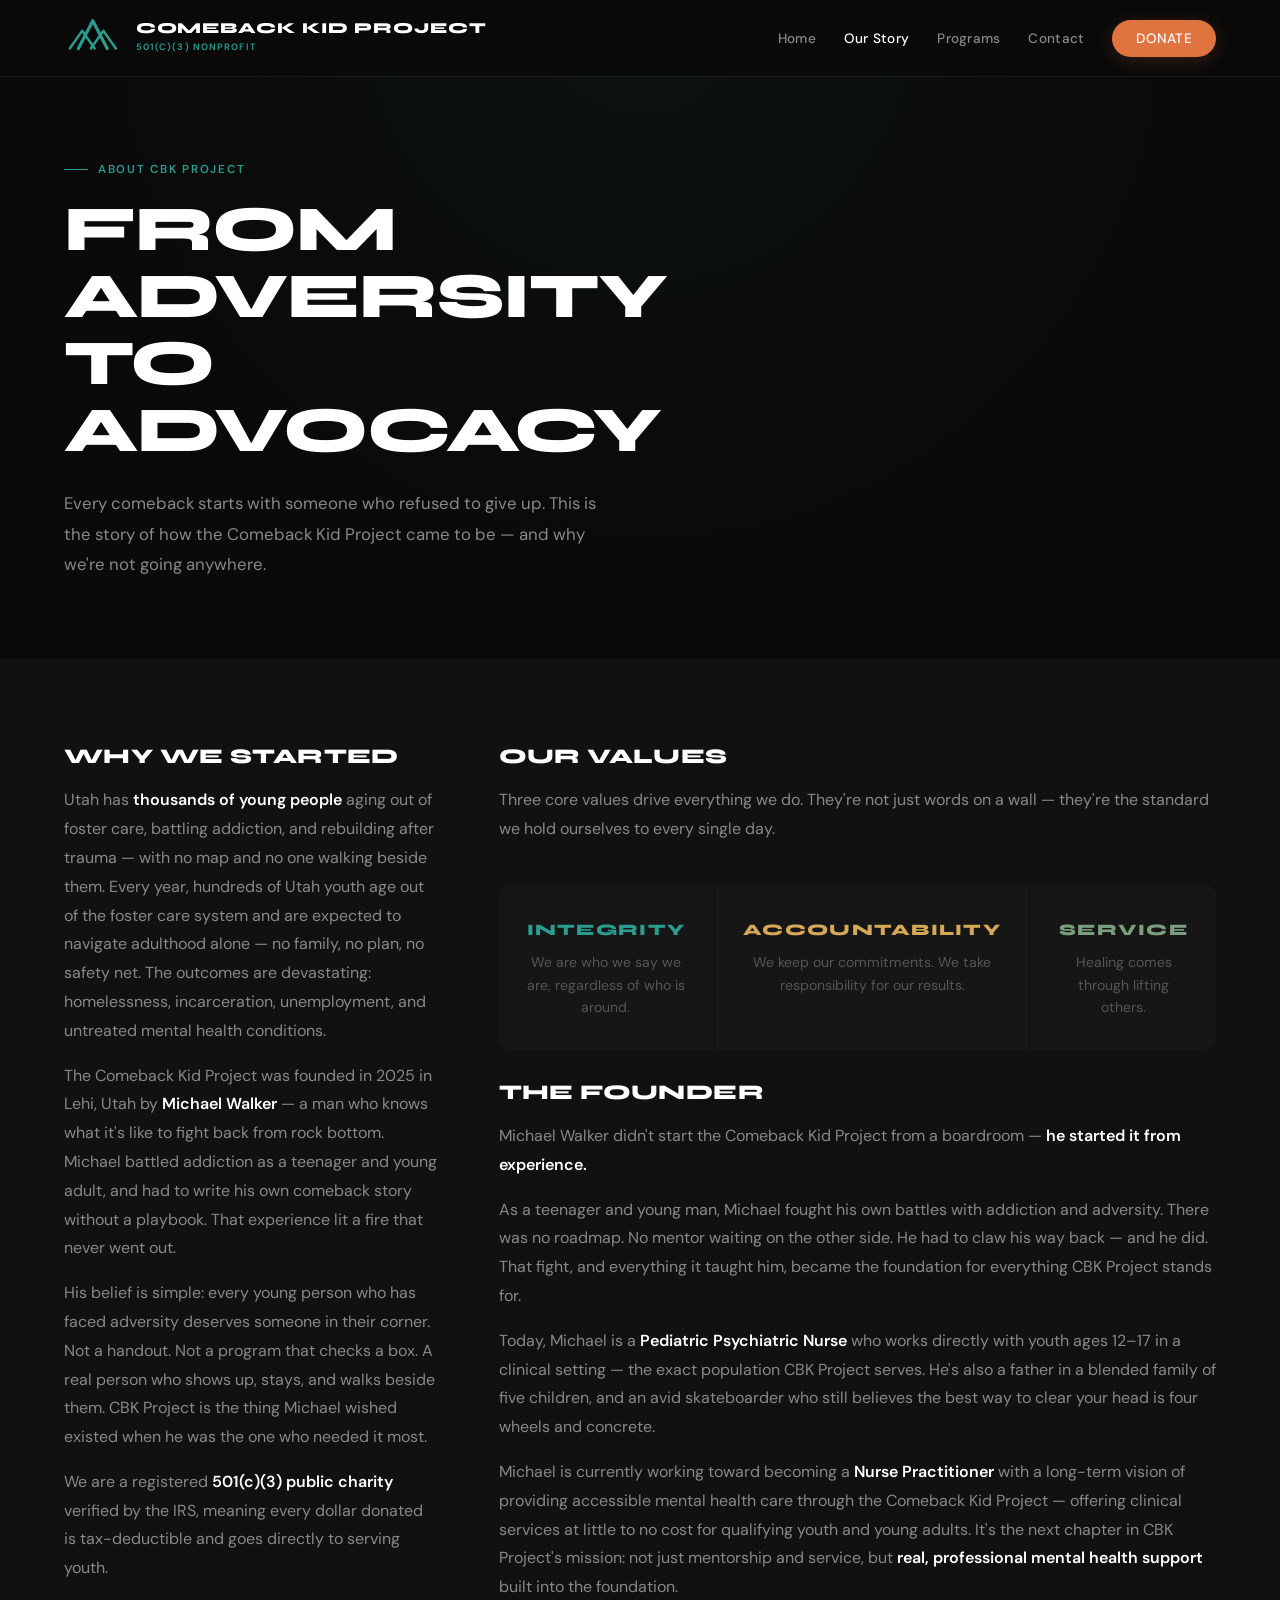
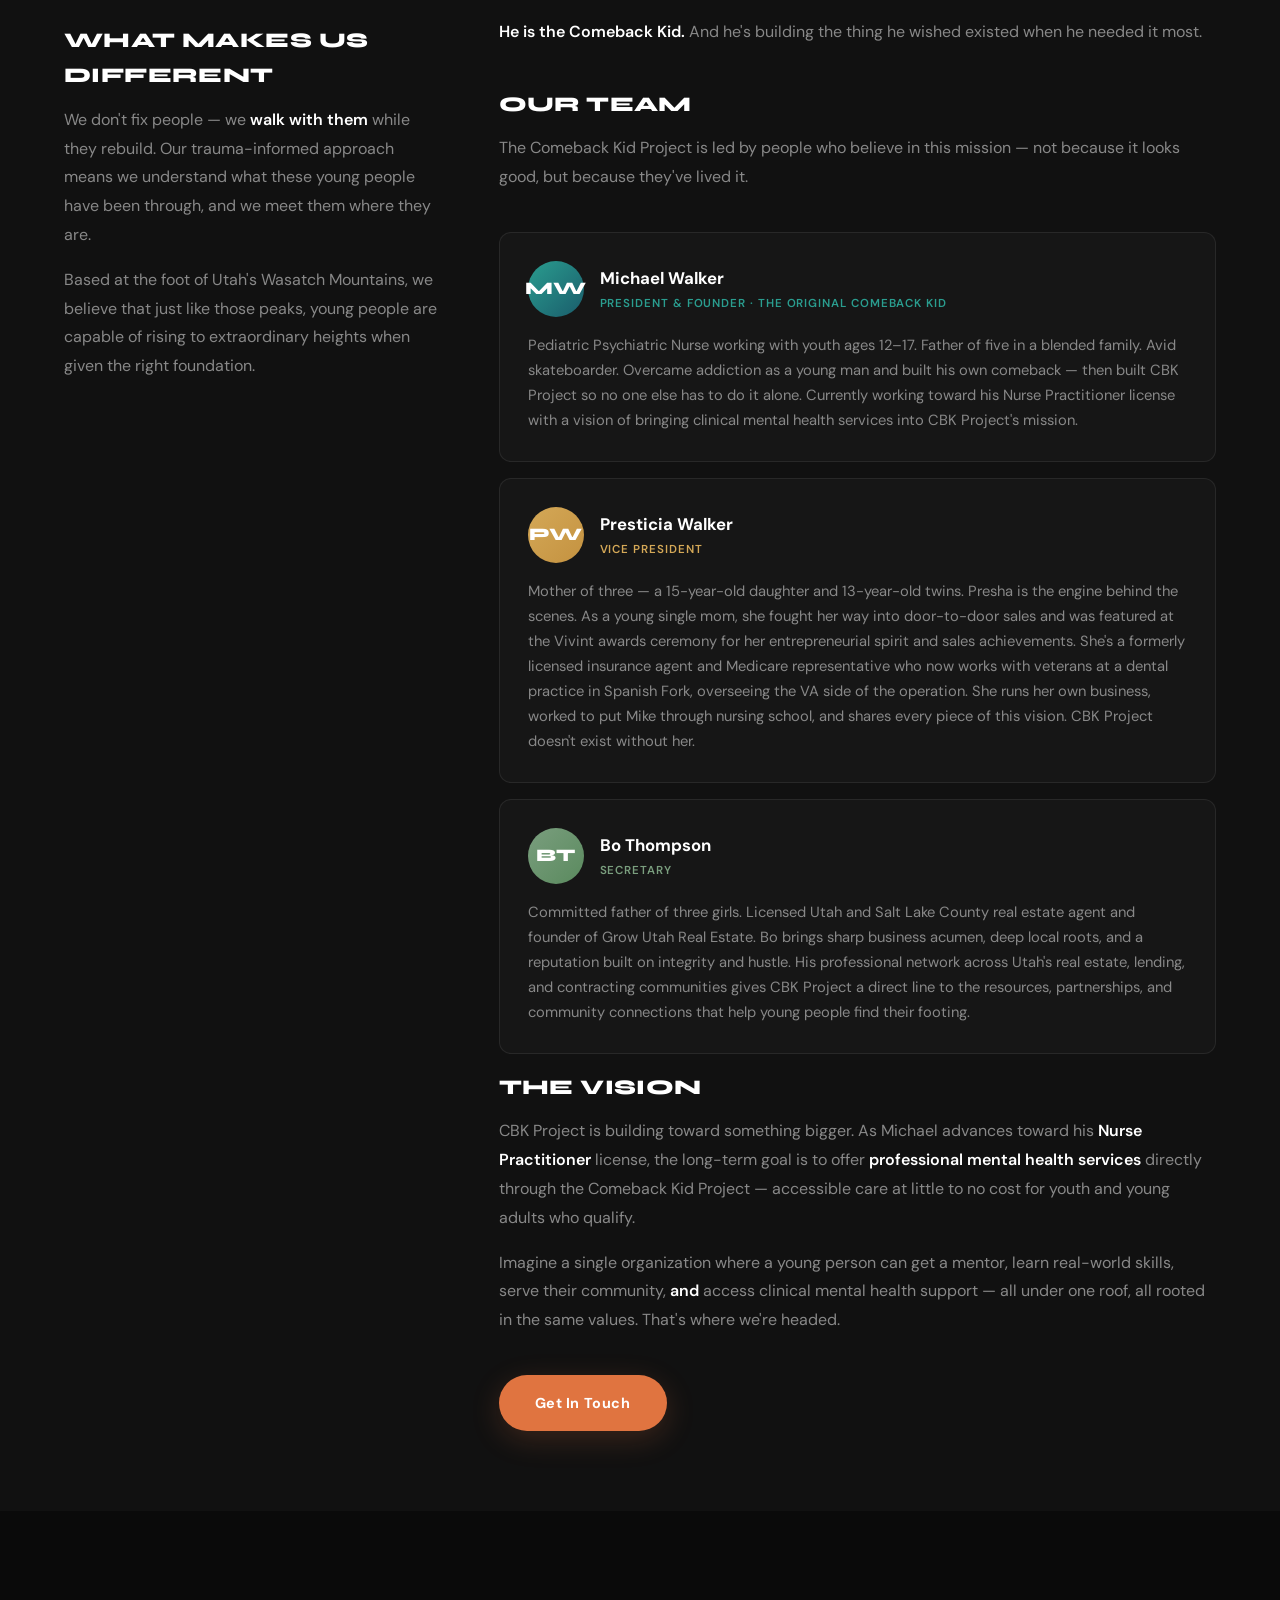
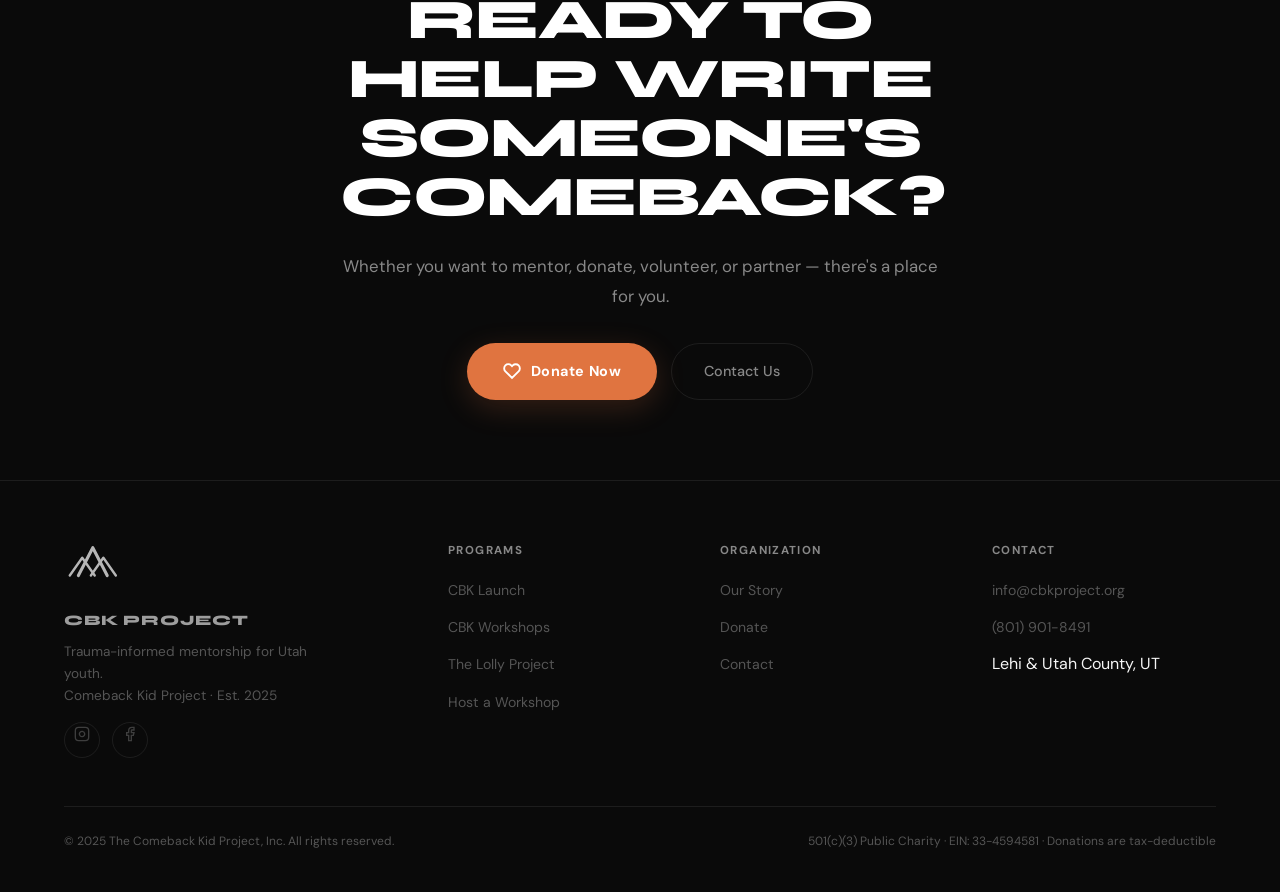
<file: pages/about.html>
<!DOCTYPE html>
<html lang="en">
<head>
<meta charset="UTF-8">
<meta name="viewport" content="width=device-width, initial-scale=1.0">
<title>Our Story — Comeback Kid Project</title>
<meta name="description" content="Learn why the Comeback Kid Project exists and how we're serving Utah youth through trauma-informed mentorship.">
<link rel="canonical" href="https://www.cbkproject.org/pages/about.html">
<link rel="stylesheet" href="../css/style.css">
</head>
<body>
<div class="scroll-progress" id="scrollProgress"></div>
<div class="mobile-overlay" id="mobileOverlay"></div>

<nav class="nav" id="nav"><div class="nav-inner">
  <a href="../index.html" class="nav-logo"><svg viewBox="0 0 120 100" fill="none"><polyline points="12,72 38,35 64,72" stroke="#2A9D8F" stroke-width="5" stroke-linejoin="round" stroke-linecap="round" fill="none"/><polyline points="30,72 60,14 90,72" stroke="#2A9D8F" stroke-width="6.5" stroke-linejoin="round" stroke-linecap="round" fill="none"/><polyline points="56,72 82,35 108,72" stroke="#2A9D8F" stroke-width="5" stroke-linejoin="round" stroke-linecap="round" fill="none"/></svg><div class="nav-logo-text"><div class="nav-logo-name">Comeback Kid Project</div><div class="nav-logo-badge">501(c)(3) Nonprofit</div></div></a>
  <ul class="nav-links" id="navLinks"><li><a href="../index.html">Home</a></li><li><a href="about.html" class="active">Our Story</a></li><li><a href="programs.html">Programs</a></li><li><a href="contact.html">Contact</a></li><li><a href="donate.html" class="nav-donate-btn">DONATE</a></li></ul>
  <button class="nav-toggle" id="navToggle" aria-label="Menu"><span></span><span></span><span></span></button>
</div></nav>

<!-- PAGE HEADER -->
<div class="page-header">
  <div class="container">
    <div class="page-header-inner" style="animation:fadeInUp 0.8s ease-out both">
      <div class="section-label">About CBK Project</div>
      <h1 class="section-title">FROM ADVERSITY<br>TO ADVOCACY</h1>
      <p class="section-desc">Every comeback starts with someone who refused to give up. This is the story of how the Comeback Kid Project came to be — and why we're not going anywhere.</p>
    </div>
  </div>
</div>

<!-- THE STORY -->
<section style="padding:80px 0;background:var(--bg-elevated)">
  <div class="container">
    <div class="content-grid reveal">
      <div>
        <div class="content-block">
          <h3>WHY WE STARTED</h3>
          <p>Utah has <strong>thousands of young people</strong> aging out of foster care, battling addiction, and rebuilding after trauma — with no map and no one walking beside them. Every year, hundreds of Utah youth age out of the foster care system and are expected to navigate adulthood alone — no family, no plan, no safety net. The outcomes are devastating: homelessness, incarceration, unemployment, and untreated mental health conditions.</p>
          <p>The Comeback Kid Project was founded in 2025 in Lehi, Utah by <strong>Michael Walker</strong> — a man who knows what it's like to fight back from rock bottom. Michael battled addiction as a teenager and young adult, and had to write his own comeback story without a playbook. That experience lit a fire that never went out.</p>
          <p>His belief is simple: every young person who has faced adversity deserves someone in their corner. Not a handout. Not a program that checks a box. A real person who shows up, stays, and walks beside them. CBK Project is the thing Michael wished existed when he was the one who needed it most.</p>
          <p>We are a registered <strong>501(c)(3) public charity</strong> verified by the IRS, meaning every dollar donated is tax-deductible and goes directly to serving youth.</p>
        </div>
        <div class="content-block">
          <h3>WHAT MAKES US DIFFERENT</h3>
          <p>We don't fix people — we <strong>walk with them</strong> while they rebuild. Our trauma-informed approach means we understand what these young people have been through, and we meet them where they are.</p>
          <p>Based at the foot of Utah's Wasatch Mountains, we believe that just like those peaks, young people are capable of rising to extraordinary heights when given the right foundation.</p>
        </div>
      </div>
      <div>
        <div class="content-block">
          <h3>OUR VALUES</h3>
          <p>Three core values drive everything we do. They're not just words on a wall — they're the standard we hold ourselves to every single day.</p>
        </div>
        <div class="value-strip" style="margin:24px 0">
          <div class="value-strip-item"><h4>Integrity</h4><p>We are who we say we are, regardless of who is around.</p></div>
          <div class="value-strip-item"><h4>Accountability</h4><p>We keep our commitments. We take responsibility for our results.</p></div>
          <div class="value-strip-item"><h4>Service</h4><p>Healing comes through lifting others.</p></div>
        </div>
        <div class="content-block">
          <h3>THE FOUNDER</h3>
          <p>Michael Walker didn't start the Comeback Kid Project from a boardroom — <strong>he started it from experience.</strong></p>
          <p>As a teenager and young man, Michael fought his own battles with addiction and adversity. There was no roadmap. No mentor waiting on the other side. He had to claw his way back — and he did. That fight, and everything it taught him, became the foundation for everything CBK Project stands for.</p>
          <p>Today, Michael is a <strong>Pediatric Psychiatric Nurse</strong> who works directly with youth ages 12–17 in a clinical setting — the exact population CBK Project serves. He's also a father in a blended family of five children, and an avid skateboarder who still believes the best way to clear your head is four wheels and concrete.</p>
          <p>Michael is currently working toward becoming a <strong>Nurse Practitioner</strong> with a long-term vision of providing accessible mental health care through the Comeback Kid Project — offering clinical services at little to no cost for qualifying youth and young adults. It's the next chapter in CBK Project's mission: not just mentorship and service, but <strong>real, professional mental health support</strong> built into the foundation.</p>
          <p><strong>He is the Comeback Kid.</strong> And he's building the thing he wished existed when he needed it most.</p>
        </div>
        <div class="content-block">
          <h3>OUR TEAM</h3>
          <p>The Comeback Kid Project is led by people who believe in this mission — not because it looks good, but because they've lived it.</p>
        </div>

        <!-- MICHAEL -->
        <div style="background:var(--bg-card);border:1px solid var(--border);border-radius:var(--radius);padding:28px;margin-bottom:16px">
          <div style="display:flex;align-items:center;gap:16px;margin-bottom:16px">
            <div style="width:56px;height:56px;border-radius:50%;background:linear-gradient(135deg,var(--teal),#1A5C6B);display:flex;align-items:center;justify-content:center;font-family:'Syne',sans-serif;font-weight:800;font-size:1.1rem;color:var(--white);flex-shrink:0">MW</div>
            <div>
              <h4 style="font-size:1.05rem;font-weight:700;color:var(--white);margin-bottom:2px">Michael Walker</h4>
              <div style="font-size:0.72rem;font-weight:600;letter-spacing:0.08em;text-transform:uppercase;color:var(--teal)">President &amp; Founder · The Original Comeback Kid</div>
            </div>
          </div>
          <p style="font-size:0.92rem;color:var(--text-muted);line-height:1.7">Pediatric Psychiatric Nurse working with youth ages 12–17. Father of five in a blended family. Avid skateboarder. Overcame addiction as a young man and built his own comeback — then built CBK Project so no one else has to do it alone. Currently working toward his Nurse Practitioner license with a vision of bringing clinical mental health services into CBK Project's mission.</p>
        </div>

        <!-- PRESTICIA -->
        <div style="background:var(--bg-card);border:1px solid var(--border);border-radius:var(--radius);padding:28px;margin-bottom:16px">
          <div style="display:flex;align-items:center;gap:16px;margin-bottom:16px">
            <div style="width:56px;height:56px;border-radius:50%;background:linear-gradient(135deg,var(--gold),#C49240);display:flex;align-items:center;justify-content:center;font-family:'Syne',sans-serif;font-weight:800;font-size:1.1rem;color:var(--white);flex-shrink:0">PW</div>
            <div>
              <h4 style="font-size:1.05rem;font-weight:700;color:var(--white);margin-bottom:2px">Presticia Walker</h4>
              <div style="font-size:0.72rem;font-weight:600;letter-spacing:0.08em;text-transform:uppercase;color:var(--gold)">Vice President</div>
            </div>
          </div>
          <p style="font-size:0.92rem;color:var(--text-muted);line-height:1.7">Mother of three — a 15-year-old daughter and 13-year-old twins. Presha is the engine behind the scenes. As a young single mom, she fought her way into door-to-door sales and was featured at the Vivint awards ceremony for her entrepreneurial spirit and sales achievements. She's a formerly licensed insurance agent and Medicare representative who now works with veterans at a dental practice in Spanish Fork, overseeing the VA side of the operation. She runs her own business, worked to put Mike through nursing school, and shares every piece of this vision. CBK Project doesn't exist without her.</p>
        </div>

        <!-- BO -->
        <div style="background:var(--bg-card);border:1px solid var(--border);border-radius:var(--radius);padding:28px;margin-bottom:16px">
          <div style="display:flex;align-items:center;gap:16px;margin-bottom:16px">
            <div style="width:56px;height:56px;border-radius:50%;background:linear-gradient(135deg,var(--sage),#5A8A5E);display:flex;align-items:center;justify-content:center;font-family:'Syne',sans-serif;font-weight:800;font-size:1.1rem;color:var(--white);flex-shrink:0">BT</div>
            <div>
              <h4 style="font-size:1.05rem;font-weight:700;color:var(--white);margin-bottom:2px">Bo Thompson</h4>
              <div style="font-size:0.72rem;font-weight:600;letter-spacing:0.08em;text-transform:uppercase;color:var(--sage)">Secretary</div>
            </div>
          </div>
          <p style="font-size:0.92rem;color:var(--text-muted);line-height:1.7">Committed father of three girls. Licensed Utah and Salt Lake County real estate agent and founder of Grow Utah Real Estate. Bo brings sharp business acumen, deep local roots, and a reputation built on integrity and hustle. His professional network across Utah's real estate, lending, and contracting communities gives CBK Project a direct line to the resources, partnerships, and community connections that help young people find their footing.</p>
        </div>
        <div class="content-block">
          <h3>THE VISION</h3>
          <p>CBK Project is building toward something bigger. As Michael advances toward his <strong>Nurse Practitioner</strong> license, the long-term goal is to offer <strong>professional mental health services</strong> directly through the Comeback Kid Project — accessible care at little to no cost for youth and young adults who qualify.</p>
          <p>Imagine a single organization where a young person can get a mentor, learn real-world skills, serve their community, <strong>and</strong> access clinical mental health support — all under one roof, all rooted in the same values. That's where we're headed.</p>
        </div>
        <div style="margin-top:32px">
          <a href="contact.html" class="btn-primary">Get In Touch</a>
        </div>
      </div>
    </div>
  </div>
</section>

<!-- CTA -->
<section style="padding:80px 0;text-align:center">
  <div class="container reveal">
    <h2 class="section-title" style="max-width:600px;margin:0 auto 24px">READY TO HELP WRITE<br>SOMEONE'S COMEBACK?</h2>
    <p class="section-desc" style="margin:0 auto 32px;text-align:center">Whether you want to mentor, donate, volunteer, or partner — there's a place for you.</p>
    <div style="display:flex;gap:14px;justify-content:center;flex-wrap:wrap">
      <a href="donate.html" class="btn-primary"><svg width="18" height="18" viewBox="0 0 24 24" fill="none" stroke="currentColor" stroke-width="2.5"><path d="M20.84 4.61a5.5 5.5 0 0 0-7.78 0L12 5.67l-1.06-1.06a5.5 5.5 0 0 0-7.78 7.78l1.06 1.06L12 21.23l7.78-7.78 1.06-1.06a5.5 5.5 0 0 0 0-7.78z"/></svg>Donate Now</a>
      <a href="contact.html" class="btn-ghost">Contact Us</a>
    </div>
  </div>
</section>

<footer class="footer"><div class="container">
  <div class="footer-grid">
    <div class="footer-brand"><svg viewBox="0 0 120 100" fill="none"><polyline points="12,72 38,35 64,72" stroke="white" stroke-width="5" stroke-linejoin="round" stroke-linecap="round" fill="none"/><polyline points="30,72 60,14 90,72" stroke="white" stroke-width="6.5" stroke-linejoin="round" stroke-linecap="round" fill="none"/><polyline points="56,72 82,35 108,72" stroke="white" stroke-width="5" stroke-linejoin="round" stroke-linecap="round" fill="none"/></svg><div class="footer-brand-name">CBK Project</div><p>Trauma-informed mentorship for Utah youth.<br>Comeback Kid Project · Est. 2025</p><div class="footer-social"><a href="https://www.instagram.com/cbkproject/" aria-label="Instagram"><svg viewBox="0 0 24 24" fill="none" stroke-width="2"><rect x="2" y="2" width="20" height="20" rx="5"/><path d="M16 11.37A4 4 0 1 1 12.63 8 4 4 0 0 1 16 11.37z"/><line x1="17.5" y1="6.5" x2="17.51" y2="6.5"/></svg></a><a href="https://www.facebook.com/share/1DhrNM94f4/" aria-label="Facebook"><svg viewBox="0 0 24 24" fill="none" stroke-width="2"><path d="M18 2h-3a5 5 0 0 0-5 5v3H7v4h3v8h4v-8h3l1-4h-4V7a1 1 0 0 1 1-1h3z"/></svg></a></div></div>
    <div class="footer-col"><h4>Programs</h4><ul><li><a href="programs.html#launch">CBK Launch</a></li><li><a href="programs.html#workshops">CBK Workshops</a></li><li><a href="programs.html#lolly">The Lolly Project</a></li><li><a href="programs.html#host">Host a Workshop</a></li></ul></div>
    <div class="footer-col"><h4>Organization</h4><ul><li><a href="about.html">Our Story</a></li><li><a href="donate.html">Donate</a></li><li><a href="contact.html">Contact</a></li></ul></div>
    <div class="footer-col"><h4>Contact</h4><ul><li><a href="mailto:info@cbkproject.org">info@cbkproject.org</a></li><li><a href="tel:8019018491">(801) 901-8491</a></li><li>Lehi &amp; Utah County, UT</li></ul></div>
  </div>
  <div class="footer-bottom"><div>&copy; 2025 The Comeback Kid Project, Inc. All rights reserved.</div><div>501(c)(3) Public Charity &middot; EIN: 33-4594581 &middot; Donations are tax-deductible</div></div>
</div></footer>

<button class="back-to-top" id="backToTop" aria-label="Back to top"><svg width="18" height="18" viewBox="0 0 24 24" fill="none" stroke="currentColor" stroke-width="2.5"><polyline points="18 15 12 9 6 15"/></svg></button>
<script src="../css/main.js"></script>
</body>
</html>
</file>
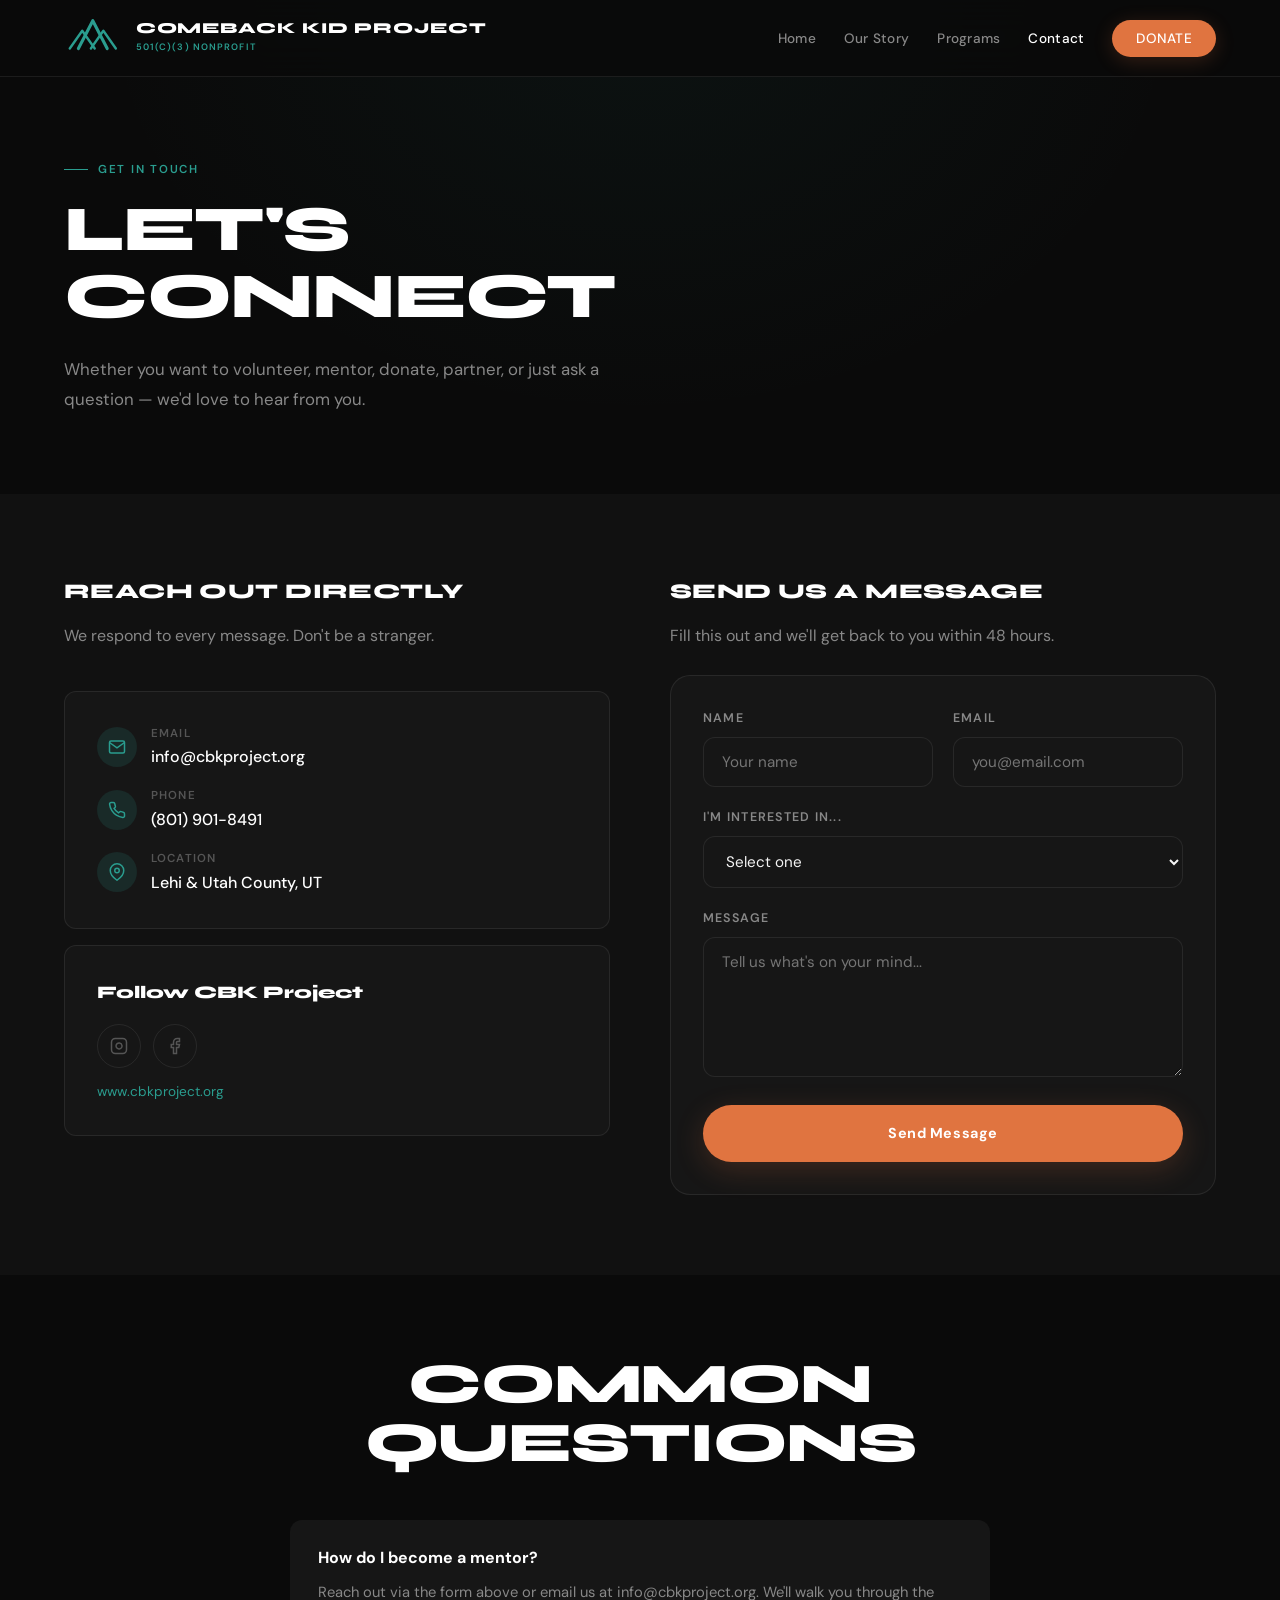
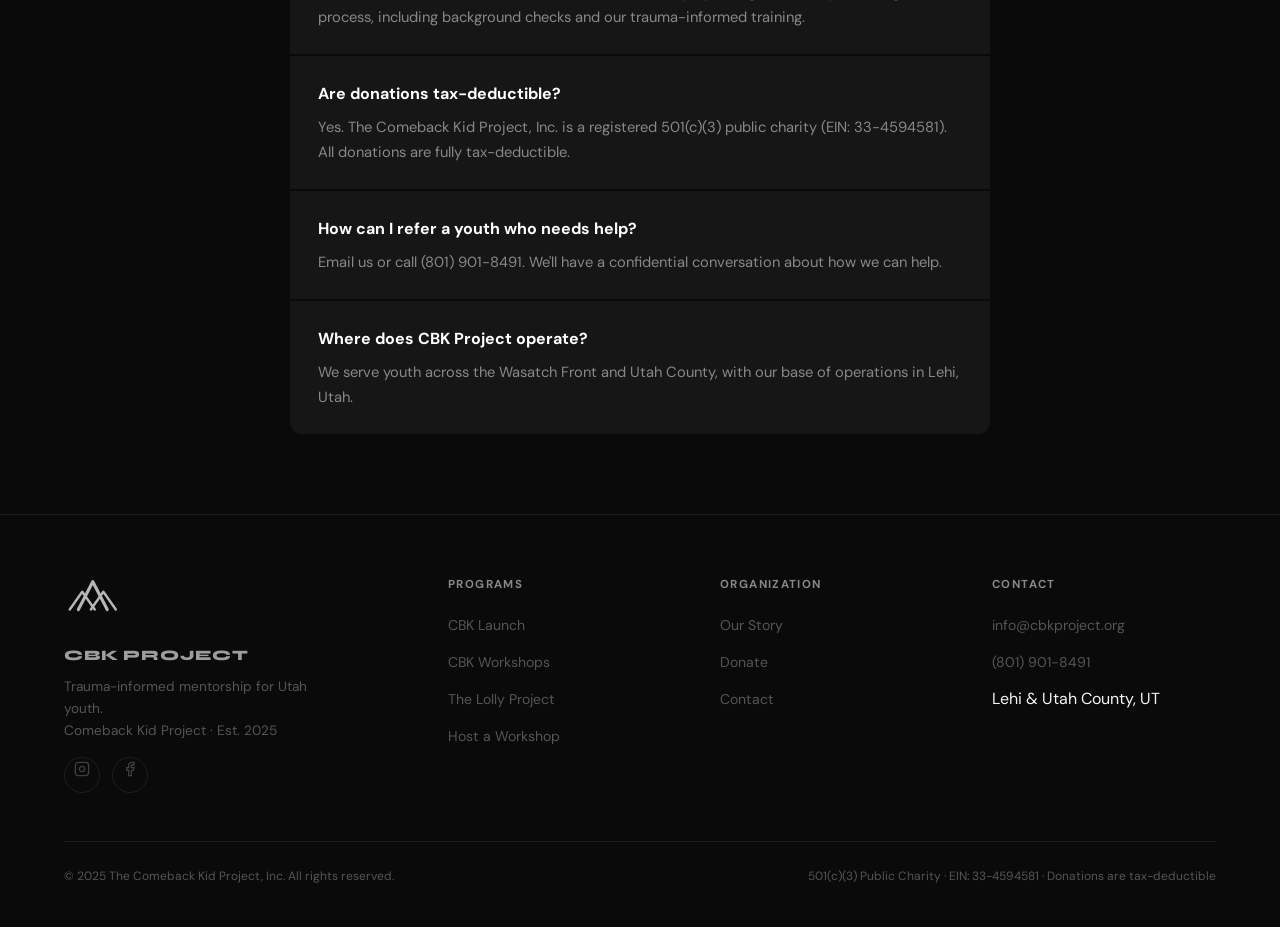
<file: pages/contact.html>
<!DOCTYPE html>
<html lang="en">
<head>
<meta charset="UTF-8">
<meta name="viewport" content="width=device-width, initial-scale=1.0">
<title>Contact — Comeback Kid Project</title>
<meta name="description" content="Get in touch with the Comeback Kid Project. Volunteer, mentor, donate, or partner with us.">
<link rel="canonical" href="https://www.cbkproject.org/pages/contact.html">
<link rel="stylesheet" href="../css/style.css">
</head>
<body>
<div class="scroll-progress" id="scrollProgress"></div>
<div class="mobile-overlay" id="mobileOverlay"></div>

<nav class="nav" id="nav"><div class="nav-inner">
  <a href="../index.html" class="nav-logo"><svg viewBox="0 0 120 100" fill="none"><polyline points="12,72 38,35 64,72" stroke="#2A9D8F" stroke-width="5" stroke-linejoin="round" stroke-linecap="round" fill="none"/><polyline points="30,72 60,14 90,72" stroke="#2A9D8F" stroke-width="6.5" stroke-linejoin="round" stroke-linecap="round" fill="none"/><polyline points="56,72 82,35 108,72" stroke="#2A9D8F" stroke-width="5" stroke-linejoin="round" stroke-linecap="round" fill="none"/></svg><div class="nav-logo-text"><div class="nav-logo-name">Comeback Kid Project</div><div class="nav-logo-badge">501(c)(3) Nonprofit</div></div></a>
  <ul class="nav-links" id="navLinks"><li><a href="../index.html">Home</a></li><li><a href="about.html">Our Story</a></li><li><a href="programs.html">Programs</a></li><li><a href="contact.html" class="active">Contact</a></li><li><a href="donate.html" class="nav-donate-btn">DONATE</a></li></ul>
  <button class="nav-toggle" id="navToggle" aria-label="Menu"><span></span><span></span><span></span></button>
</div></nav>

<div class="page-header">
  <div class="container">
    <div class="page-header-inner" style="animation:fadeInUp 0.8s ease-out both">
      <div class="section-label">Get In Touch</div>
      <h1 class="section-title">LET'S CONNECT</h1>
      <p class="section-desc">Whether you want to volunteer, mentor, donate, partner, or just ask a question — we'd love to hear from you.</p>
    </div>
  </div>
</div>

<!-- CONTACT INFO + FORM -->
<section style="padding:80px 0;background:var(--bg-elevated)">
  <div class="container">
    <div class="content-grid reveal">
      <!-- LEFT: CONTACT INFO -->
      <div>
        <div class="content-block">
          <h3>REACH OUT DIRECTLY</h3>
          <p>We respond to every message. Don't be a stranger.</p>
        </div>

        <div class="info-card" style="margin-bottom:16px">
          <div style="display:flex;align-items:center;gap:14px;margin-bottom:16px">
            <div style="width:40px;height:40px;border-radius:50%;background:var(--teal-glow);display:flex;align-items:center;justify-content:center;flex-shrink:0">
              <svg width="18" height="18" viewBox="0 0 24 24" fill="none" stroke="var(--teal)" stroke-width="2"><path d="M4 4h16c1.1 0 2 .9 2 2v12c0 1.1-.9 2-2 2H4c-1.1 0-2-.9-2-2V6c0-1.1.9-2 2-2z"/><polyline points="22,6 12,13 2,6"/></svg>
            </div>
            <div>
              <div style="font-size:0.72rem;font-weight:600;letter-spacing:0.1em;text-transform:uppercase;color:var(--text-dim)">Email</div>
              <a href="mailto:info@cbkproject.org" style="font-size:1rem;color:var(--white);font-weight:500">info@cbkproject.org</a>
            </div>
          </div>
          <div style="display:flex;align-items:center;gap:14px;margin-bottom:16px">
            <div style="width:40px;height:40px;border-radius:50%;background:var(--teal-glow);display:flex;align-items:center;justify-content:center;flex-shrink:0">
              <svg width="18" height="18" viewBox="0 0 24 24" fill="none" stroke="var(--teal)" stroke-width="2"><path d="M22 16.92v3a2 2 0 0 1-2.18 2 19.79 19.79 0 0 1-8.63-3.07 19.5 19.5 0 0 1-6-6 19.79 19.79 0 0 1-3.07-8.67A2 2 0 0 1 4.11 2h3a2 2 0 0 1 2 1.72 12.84 12.84 0 0 0 .7 2.81 2 2 0 0 1-.45 2.11L8.09 9.91a16 16 0 0 0 6 6l1.27-1.27a2 2 0 0 1 2.11-.45 12.84 12.84 0 0 0 2.81.7A2 2 0 0 1 22 16.92z"/></svg>
            </div>
            <div>
              <div style="font-size:0.72rem;font-weight:600;letter-spacing:0.1em;text-transform:uppercase;color:var(--text-dim)">Phone</div>
              <a href="tel:8019018491" style="font-size:1rem;color:var(--white);font-weight:500">(801) 901-8491</a>
            </div>
          </div>
          <div style="display:flex;align-items:center;gap:14px">
            <div style="width:40px;height:40px;border-radius:50%;background:var(--teal-glow);display:flex;align-items:center;justify-content:center;flex-shrink:0">
              <svg width="18" height="18" viewBox="0 0 24 24" fill="none" stroke="var(--teal)" stroke-width="2"><path d="M21 10c0 7-9 13-9 13s-9-6-9-13a9 9 0 0 1 18 0z"/><circle cx="12" cy="10" r="3"/></svg>
            </div>
            <div>
              <div style="font-size:0.72rem;font-weight:600;letter-spacing:0.1em;text-transform:uppercase;color:var(--text-dim)">Location</div>
              <div style="font-size:1rem;color:var(--white);font-weight:500">Lehi &amp; Utah County, UT</div>
            </div>
          </div>
        </div>

        <div class="info-card" style="margin-top:16px">
          <h4>Follow CBK Project</h4>
          <div style="display:flex;gap:12px;margin-top:16px">
            <a href="https://www.instagram.com/cbkproject/" style="width:44px;height:44px;border-radius:50%;border:1px solid var(--border);display:flex;align-items:center;justify-content:center;transition:var(--transition)" aria-label="Instagram"><svg width="18" height="18" viewBox="0 0 24 24" fill="none" stroke="var(--text-dim)" stroke-width="2"><rect x="2" y="2" width="20" height="20" rx="5"/><path d="M16 11.37A4 4 0 1 1 12.63 8 4 4 0 0 1 16 11.37z"/><line x1="17.5" y1="6.5" x2="17.51" y2="6.5"/></svg></a>
            <a href="https://www.facebook.com/share/1DhrNM94f4/" style="width:44px;height:44px;border-radius:50%;border:1px solid var(--border);display:flex;align-items:center;justify-content:center;transition:var(--transition)" aria-label="Facebook"><svg width="18" height="18" viewBox="0 0 24 24" fill="none" stroke="var(--text-dim)" stroke-width="2"><path d="M18 2h-3a5 5 0 0 0-5 5v3H7v4h3v8h4v-8h3l1-4h-4V7a1 1 0 0 1 1-1h3z"/></svg></a>
          </div>
          <p style="margin-top:12px;font-size:0.85rem;color:var(--text-dim)">
            <a href="https://www.cbkproject.org" style="color:var(--teal)">www.cbkproject.org</a>
          </p>
        </div>
      </div>

      <!-- RIGHT: CONTACT FORM -->
      <div>
        <div class="content-block" style="margin-bottom:24px">
          <h3>SEND US A MESSAGE</h3>
          <p>Fill this out and we'll get back to you within 48 hours.</p>
        </div>
        <!-- NOTE: This form uses mailto as a fallback. For real form handling,
             connect to Formspree (formspree.io), Netlify Forms, or Google Forms. -->
        <div style="background:var(--bg-card);border:1px solid var(--border);border-radius:var(--radius-lg);padding:32px">
          <div class="form-row">
            <div class="form-group">
              <label for="name">Name</label>
              <input type="text" id="name" placeholder="Your name">
            </div>
            <div class="form-group">
              <label for="email">Email</label>
              <input type="email" id="email" placeholder="you@email.com">
            </div>
          </div>
          <div class="form-group">
            <label for="subject">I'm interested in...</label>
            <select id="subject">
              <option value="">Select one</option>
              <option value="volunteer">Volunteering / Mentoring</option>
              <option value="host">Hosting a Workshop</option>
              <option value="donate">Donating / Sponsoring</option>
              <option value="partner">Partnership / Collaboration</option>
              <option value="referral">Referring a Youth</option>
              <option value="media">Media / Press</option>
              <option value="other">Something Else</option>
            </select>
          </div>
          <div class="form-group">
            <label for="message">Message</label>
            <textarea id="message" placeholder="Tell us what's on your mind..."></textarea>
          </div>
          <a href="mailto:info@cbkproject.org" class="btn-primary" style="width:100%;justify-content:center" onclick="this.href='mailto:info@cbkproject.org?subject='+encodeURIComponent(document.getElementById('subject').value||'Website Inquiry')+'&body='+encodeURIComponent('Name: '+document.getElementById('name').value+'\nEmail: '+document.getElementById('email').value+'\n\n'+document.getElementById('message').value)">Send Message</a>
        </div>
      </div>
    </div>
  </div>
</section>

<!-- FAQ / COMMON QUESTIONS -->
<section style="padding:80px 0">
  <div class="container">
    <div class="reveal" style="max-width:700px;margin:0 auto">
      <h2 class="section-title" style="text-align:center;margin-bottom:48px">COMMON QUESTIONS</h2>
      <div style="display:flex;flex-direction:column;gap:2px;border-radius:var(--radius);overflow:hidden">
        <div style="background:var(--bg-card);padding:24px 28px">
          <h4 style="font-size:1rem;font-weight:700;color:var(--white);margin-bottom:8px">How do I become a mentor?</h4>
          <p style="font-size:0.92rem;color:var(--text-muted);line-height:1.7">Reach out via the form above or email us at info@cbkproject.org. We'll walk you through the process, including background checks and our trauma-informed training.</p>
        </div>
        <div style="background:var(--bg-card);padding:24px 28px">
          <h4 style="font-size:1rem;font-weight:700;color:var(--white);margin-bottom:8px">Are donations tax-deductible?</h4>
          <p style="font-size:0.92rem;color:var(--text-muted);line-height:1.7">Yes. The Comeback Kid Project, Inc. is a registered 501(c)(3) public charity (EIN: 33-4594581). All donations are fully tax-deductible.</p>
        </div>
        <div style="background:var(--bg-card);padding:24px 28px">
          <h4 style="font-size:1rem;font-weight:700;color:var(--white);margin-bottom:8px">How can I refer a youth who needs help?</h4>
          <p style="font-size:0.92rem;color:var(--text-muted);line-height:1.7">Email us or call (801) 901-8491. We'll have a confidential conversation about how we can help.</p>
        </div>
        <div style="background:var(--bg-card);padding:24px 28px">
          <h4 style="font-size:1rem;font-weight:700;color:var(--white);margin-bottom:8px">Where does CBK Project operate?</h4>
          <p style="font-size:0.92rem;color:var(--text-muted);line-height:1.7">We serve youth across the Wasatch Front and Utah County, with our base of operations in Lehi, Utah.</p>
        </div>
      </div>
    </div>
  </div>
</section>

<footer class="footer"><div class="container"><div class="footer-grid"><div class="footer-brand"><svg viewBox="0 0 120 100" fill="none"><polyline points="12,72 38,35 64,72" stroke="white" stroke-width="5" stroke-linejoin="round" stroke-linecap="round" fill="none"/><polyline points="30,72 60,14 90,72" stroke="white" stroke-width="6.5" stroke-linejoin="round" stroke-linecap="round" fill="none"/><polyline points="56,72 82,35 108,72" stroke="white" stroke-width="5" stroke-linejoin="round" stroke-linecap="round" fill="none"/></svg><div class="footer-brand-name">CBK Project</div><p>Trauma-informed mentorship for Utah youth.<br>Comeback Kid Project · Est. 2025</p><div class="footer-social"><a href="https://www.instagram.com/cbkproject/" aria-label="Instagram"><svg viewBox="0 0 24 24" fill="none" stroke-width="2"><rect x="2" y="2" width="20" height="20" rx="5"/><path d="M16 11.37A4 4 0 1 1 12.63 8 4 4 0 0 1 16 11.37z"/><line x1="17.5" y1="6.5" x2="17.51" y2="6.5"/></svg></a><a href="https://www.facebook.com/share/1DhrNM94f4/" aria-label="Facebook"><svg viewBox="0 0 24 24" fill="none" stroke-width="2"><path d="M18 2h-3a5 5 0 0 0-5 5v3H7v4h3v8h4v-8h3l1-4h-4V7a1 1 0 0 1 1-1h3z"/></svg></a></div></div><div class="footer-col"><h4>Programs</h4><ul><li><a href="programs.html#launch">CBK Launch</a></li><li><a href="programs.html#workshops">CBK Workshops</a></li><li><a href="programs.html#lolly">The Lolly Project</a></li><li><a href="programs.html#host">Host a Workshop</a></li></ul></div><div class="footer-col"><h4>Organization</h4><ul><li><a href="about.html">Our Story</a></li><li><a href="donate.html">Donate</a></li><li><a href="contact.html">Contact</a></li></ul></div><div class="footer-col"><h4>Contact</h4><ul><li><a href="mailto:info@cbkproject.org">info@cbkproject.org</a></li><li><a href="tel:8019018491">(801) 901-8491</a></li><li>Lehi &amp; Utah County, UT</li></ul></div></div><div class="footer-bottom"><div>&copy; 2025 The Comeback Kid Project, Inc. All rights reserved.</div><div>501(c)(3) Public Charity &middot; EIN: 33-4594581 &middot; Donations are tax-deductible</div></div></div></footer>
<button class="back-to-top" id="backToTop" aria-label="Back to top"><svg width="18" height="18" viewBox="0 0 24 24" fill="none" stroke="currentColor" stroke-width="2.5"><polyline points="18 15 12 9 6 15"/></svg></button>
<script src="../css/main.js"></script>
</body>
</html>
</file>
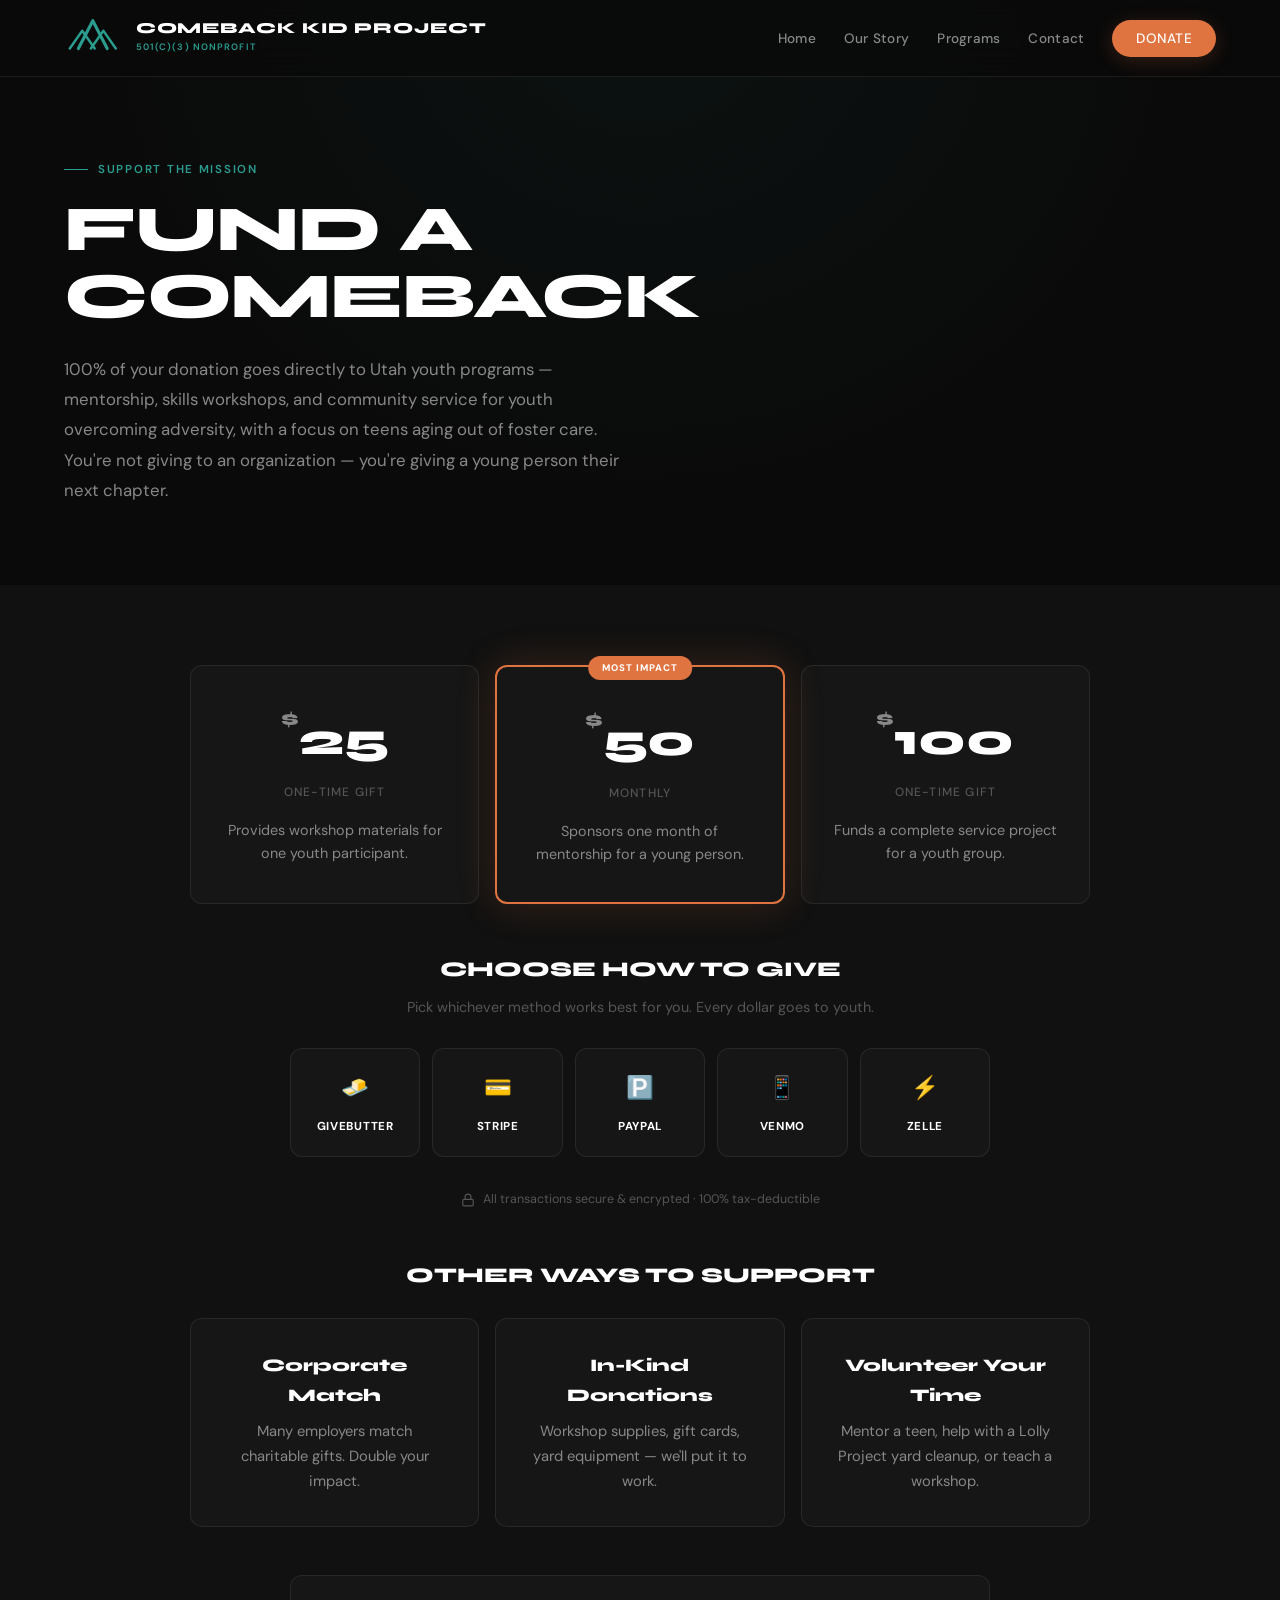
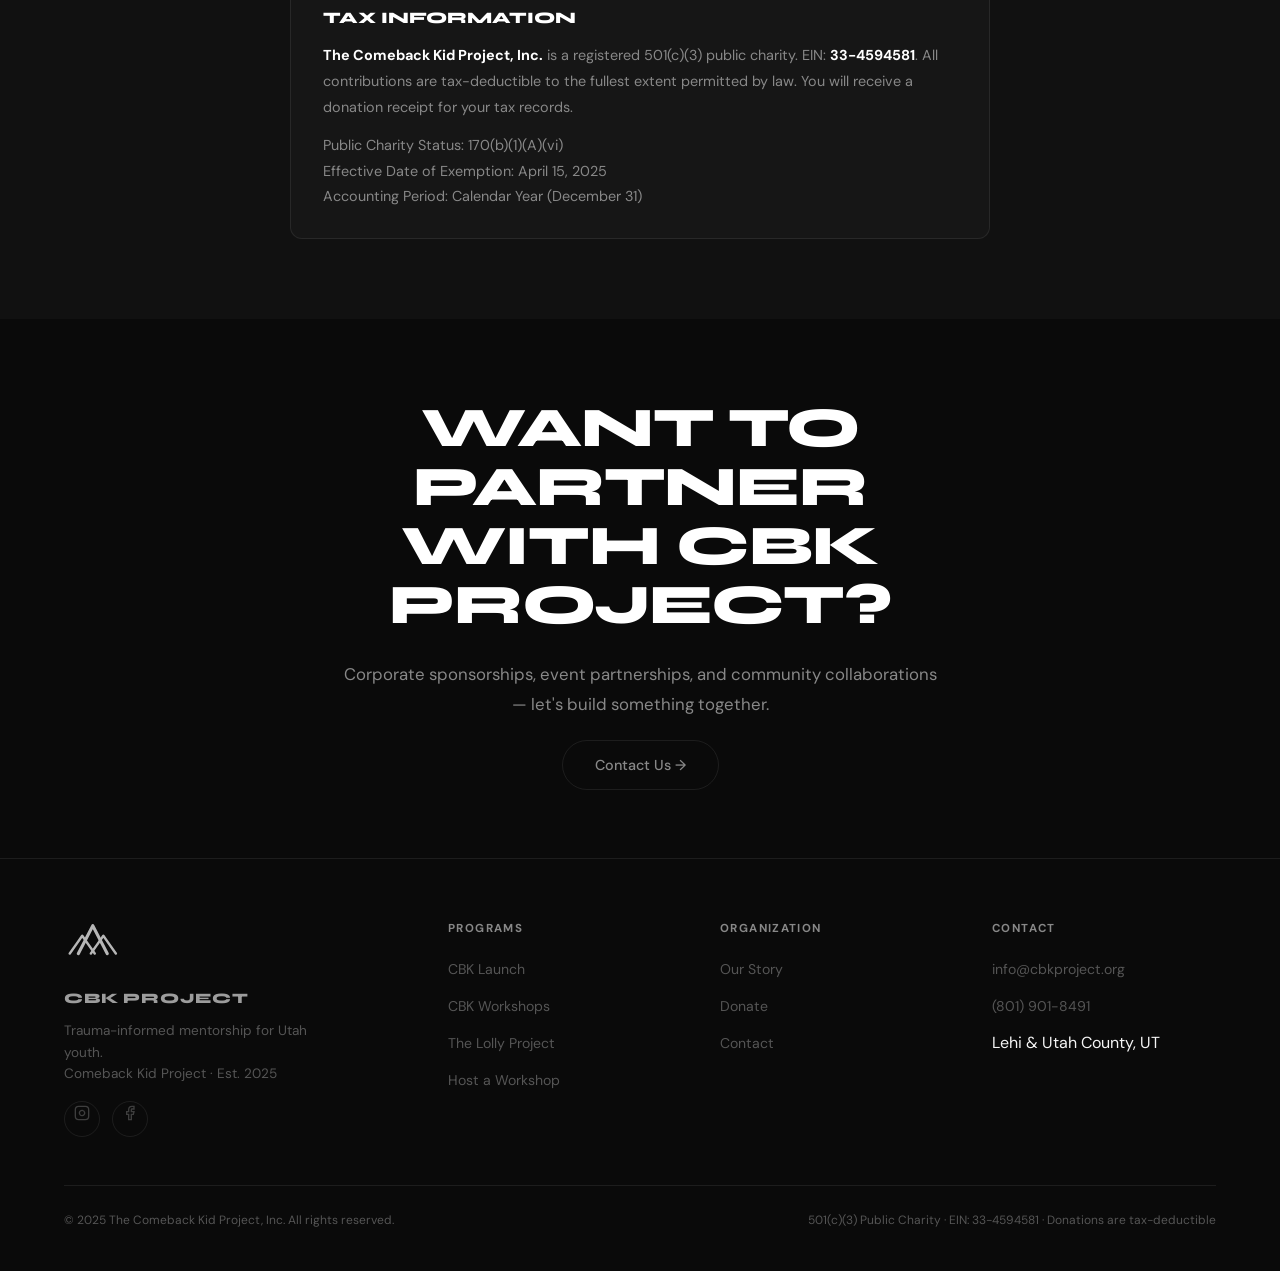
<file: pages/donate.html>
<!DOCTYPE html>
<html lang="en">
<head>
<meta charset="UTF-8">
<meta name="viewport" content="width=device-width, initial-scale=1.0">
<title>Donate — Comeback Kid Project</title>
<meta name="description" content="Fund a comeback. 100% of donations go directly to Utah youth programs. Tax-deductible 501(c)(3).">
<link rel="canonical" href="https://www.cbkproject.org/pages/donate.html">
<link rel="stylesheet" href="../css/style.css">
</head>
<body>
<div class="scroll-progress" id="scrollProgress"></div>
<div class="mobile-overlay" id="mobileOverlay"></div>

<nav class="nav" id="nav"><div class="nav-inner">
  <a href="../index.html" class="nav-logo"><svg viewBox="0 0 120 100" fill="none"><polyline points="12,72 38,35 64,72" stroke="#2A9D8F" stroke-width="5" stroke-linejoin="round" stroke-linecap="round" fill="none"/><polyline points="30,72 60,14 90,72" stroke="#2A9D8F" stroke-width="6.5" stroke-linejoin="round" stroke-linecap="round" fill="none"/><polyline points="56,72 82,35 108,72" stroke="#2A9D8F" stroke-width="5" stroke-linejoin="round" stroke-linecap="round" fill="none"/></svg><div class="nav-logo-text"><div class="nav-logo-name">Comeback Kid Project</div><div class="nav-logo-badge">501(c)(3) Nonprofit</div></div></a>
  <ul class="nav-links" id="navLinks"><li><a href="../index.html">Home</a></li><li><a href="about.html">Our Story</a></li><li><a href="programs.html">Programs</a></li><li><a href="contact.html">Contact</a></li><li><a href="donate.html" class="nav-donate-btn active">DONATE</a></li></ul>
  <button class="nav-toggle" id="navToggle" aria-label="Menu"><span></span><span></span><span></span></button>
</div></nav>

<div class="page-header">
  <div class="container">
    <div class="page-header-inner" style="animation:fadeInUp 0.8s ease-out both">
      <div class="section-label">Support the Mission</div>
      <h1 class="section-title">FUND A<br>COMEBACK</h1>
      <p class="section-desc">100% of your donation goes directly to Utah youth programs — mentorship, skills workshops, and community service for youth overcoming adversity, with a focus on teens aging out of foster care. You're not giving to an organization — you're giving a young person their next chapter.</p>
    </div>
  </div>
</div>

<!-- DONATION TIERS -->
<section style="padding:80px 0;background:var(--bg-elevated)">
  <div class="container">
    <div class="reveal" style="max-width:900px;margin:0 auto">
      <div style="display:grid;grid-template-columns:repeat(3,1fr);gap:16px;margin-bottom:48px">
        <div style="background:var(--bg-card);border:1px solid var(--border);border-radius:var(--radius);padding:36px 28px;text-align:center;transition:var(--transition)">
          <div style="font-family:'Syne',sans-serif;font-weight:800;font-size:2.8rem;color:var(--white);margin-bottom:4px"><span style="font-size:1.3rem;vertical-align:top;color:var(--text-muted)">$</span>25</div>
          <div style="font-size:0.75rem;color:var(--text-dim);text-transform:uppercase;letter-spacing:0.1em;font-weight:500;margin-bottom:16px">One-Time Gift</div>
          <p style="font-size:0.9rem;color:var(--text-muted);line-height:1.6">Provides workshop materials for one youth participant.</p>
        </div>
        <div style="background:var(--bg-card);border:2px solid var(--sunset);border-radius:var(--radius);padding:36px 28px;text-align:center;position:relative;box-shadow:0 0 40px var(--sunset-glow)">
          <div style="position:absolute;top:-11px;left:50%;transform:translateX(-50%);background:var(--sunset);color:var(--white);padding:4px 14px;border-radius:50px;font-size:0.6rem;font-weight:800;letter-spacing:0.1em">MOST IMPACT</div>
          <div style="font-family:'Syne',sans-serif;font-weight:800;font-size:2.8rem;color:var(--white);margin-bottom:4px"><span style="font-size:1.3rem;vertical-align:top;color:var(--text-muted)">$</span>50</div>
          <div style="font-size:0.75rem;color:var(--text-dim);text-transform:uppercase;letter-spacing:0.1em;font-weight:500;margin-bottom:16px">Monthly</div>
          <p style="font-size:0.9rem;color:var(--text-muted);line-height:1.6">Sponsors one month of mentorship for a young person.</p>
        </div>
        <div style="background:var(--bg-card);border:1px solid var(--border);border-radius:var(--radius);padding:36px 28px;text-align:center;transition:var(--transition)">
          <div style="font-family:'Syne',sans-serif;font-weight:800;font-size:2.8rem;color:var(--white);margin-bottom:4px"><span style="font-size:1.3rem;vertical-align:top;color:var(--text-muted)">$</span>100</div>
          <div style="font-size:0.75rem;color:var(--text-dim);text-transform:uppercase;letter-spacing:0.1em;font-weight:500;margin-bottom:16px">One-Time Gift</div>
          <p style="font-size:0.9rem;color:var(--text-muted);line-height:1.6">Funds a complete service project for a youth group.</p>
        </div>
      </div>

      <!-- CHOOSE HOW TO GIVE -->
      <div style="text-align:center;margin-bottom:48px" class="reveal">
        <h3 style="font-family:'Syne',sans-serif;font-weight:800;font-size:1.3rem;color:var(--white);margin-bottom:8px">CHOOSE HOW TO GIVE</h3>
        <p style="font-size:0.9rem;color:var(--text-dim);margin-bottom:28px">Pick whichever method works best for you. Every dollar goes to youth.</p>

        <!-- Payment Buttons Grid -->
        <div class="pay-grid" style="display:grid;grid-template-columns:repeat(5,1fr);gap:12px;max-width:700px;margin:0 auto 32px">
          <!-- GIVEBUTTER — Replace href="#" with your GiveButter campaign link -->
          <a href="#" style="background:var(--bg-card);border:1px solid var(--border);border-radius:var(--radius);padding:20px 12px;text-align:center;transition:var(--transition);display:flex;flex-direction:column;align-items:center;gap:10px" onmouseover="this.style.borderColor='var(--sunset)';this.style.transform='translateY(-4px)'" onmouseout="this.style.borderColor='var(--border)';this.style.transform='none'">
            <div style="font-size:1.4rem">🧈</div>
            <div style="font-size:0.72rem;font-weight:700;letter-spacing:0.06em;text-transform:uppercase;color:var(--white)">GiveButter</div>
          </a>
          <!-- STRIPE — Replace href="#" with your Stripe donate link -->
          <a href="#" style="background:var(--bg-card);border:1px solid var(--border);border-radius:var(--radius);padding:20px 12px;text-align:center;transition:var(--transition);display:flex;flex-direction:column;align-items:center;gap:10px" onmouseover="this.style.borderColor='#635BFF';this.style.transform='translateY(-4px)'" onmouseout="this.style.borderColor='var(--border)';this.style.transform='none'">
            <div style="font-size:1.4rem">💳</div>
            <div style="font-size:0.72rem;font-weight:700;letter-spacing:0.06em;text-transform:uppercase;color:var(--white)">Stripe</div>
          </a>
          <!-- PAYPAL — Replace href="#" with your PayPal donate link -->
          <a href="#" style="background:var(--bg-card);border:1px solid var(--border);border-radius:var(--radius);padding:20px 12px;text-align:center;transition:var(--transition);display:flex;flex-direction:column;align-items:center;gap:10px" onmouseover="this.style.borderColor='#0070BA';this.style.transform='translateY(-4px)'" onmouseout="this.style.borderColor='var(--border)';this.style.transform='none'">
            <div style="font-size:1.4rem">🅿️</div>
            <div style="font-size:0.72rem;font-weight:700;letter-spacing:0.06em;text-transform:uppercase;color:var(--white)">PayPal</div>
          </a>
          <!-- VENMO — Replace href="#" with your Venmo payment link -->
          <a href="#" style="background:var(--bg-card);border:1px solid var(--border);border-radius:var(--radius);padding:20px 12px;text-align:center;transition:var(--transition);display:flex;flex-direction:column;align-items:center;gap:10px" onmouseover="this.style.borderColor='#3D95CE';this.style.transform='translateY(-4px)'" onmouseout="this.style.borderColor='var(--border)';this.style.transform='none'">
            <div style="font-size:1.4rem">📱</div>
            <div style="font-size:0.72rem;font-weight:700;letter-spacing:0.06em;text-transform:uppercase;color:var(--white)">Venmo</div>
          </a>
          <!-- ZELLE — Replace href with mailto or instructions page -->
          <a href="mailto:info@cbkproject.org?subject=Zelle%20Donation%20Info" style="background:var(--bg-card);border:1px solid var(--border);border-radius:var(--radius);padding:20px 12px;text-align:center;transition:var(--transition);display:flex;flex-direction:column;align-items:center;gap:10px" onmouseover="this.style.borderColor='#6D1ED4';this.style.transform='translateY(-4px)'" onmouseout="this.style.borderColor='var(--border)';this.style.transform='none'">
            <div style="font-size:1.4rem">⚡</div>
            <div style="font-size:0.72rem;font-weight:700;letter-spacing:0.06em;text-transform:uppercase;color:var(--white)">Zelle</div>
          </a>
        </div>

        <div style="font-size:0.78rem;color:var(--text-dim);display:flex;align-items:center;justify-content:center;gap:8px">
          <svg width="14" height="14" viewBox="0 0 24 24" fill="none" stroke="currentColor" stroke-width="2"><rect x="3" y="11" width="18" height="11" rx="2"/><path d="M7 11V7a5 5 0 0 1 10 0v4"/></svg>
          All transactions secure &amp; encrypted · 100% tax-deductible
        </div>
      </div>

      <!-- OTHER WAYS -->
      <div class="reveal">
        <h3 style="font-family:'Syne',sans-serif;font-weight:800;font-size:1.3rem;color:var(--white);margin-bottom:24px;text-align:center">OTHER WAYS TO SUPPORT</h3>
        <div style="display:grid;grid-template-columns:repeat(3,1fr);gap:16px">
          <div class="info-card" style="text-align:center">
            <h4>Corporate Match</h4>
            <p>Many employers match charitable gifts. Double your impact.</p>
          </div>
          <div class="info-card" style="text-align:center">
            <h4>In-Kind Donations</h4>
            <p>Workshop supplies, gift cards, yard equipment — we'll put it to work.</p>
          </div>
          <div class="info-card" style="text-align:center">
            <h4>Volunteer Your Time</h4>
            <p>Mentor a teen, help with a Lolly Project yard cleanup, or teach a workshop.</p>
          </div>
        </div>
      </div>

      <!-- TAX INFO -->
      <div class="reveal" style="margin-top:48px;background:var(--bg-card);border:1px solid var(--border);border-radius:var(--radius);padding:28px 32px;max-width:700px;margin-left:auto;margin-right:auto">
        <h4 style="font-family:'Syne',sans-serif;font-weight:800;font-size:1rem;color:var(--white);margin-bottom:12px">TAX INFORMATION</h4>
        <p style="font-size:0.9rem;color:var(--text-muted);line-height:1.8"><strong style="color:var(--white)">The Comeback Kid Project, Inc.</strong> is a registered 501(c)(3) public charity. EIN: <strong style="color:var(--white)">33-4594581</strong>. All contributions are tax-deductible to the fullest extent permitted by law. You will receive a donation receipt for your tax records.</p>
        <p style="font-size:0.9rem;color:var(--text-muted);line-height:1.8;margin-top:12px">Public Charity Status: 170(b)(1)(A)(vi)<br>Effective Date of Exemption: April 15, 2025<br>Accounting Period: Calendar Year (December 31)</p>
      </div>
    </div>
  </div>
</section>

<!-- PARTNER CTA -->
<section style="padding:80px 0;text-align:center">
  <div class="container reveal">
    <h2 class="section-title" style="max-width:600px;margin:0 auto 24px">WANT TO PARTNER<br>WITH CBK PROJECT?</h2>
    <p class="section-desc" style="margin:0 auto 32px;text-align:center">Corporate sponsorships, event partnerships, and community collaborations — let's build something together.</p>
    <a href="contact.html" class="btn-ghost">Contact Us →</a>
  </div>
</section>

<footer class="footer"><div class="container"><div class="footer-grid"><div class="footer-brand"><svg viewBox="0 0 120 100" fill="none"><polyline points="12,72 38,35 64,72" stroke="white" stroke-width="5" stroke-linejoin="round" stroke-linecap="round" fill="none"/><polyline points="30,72 60,14 90,72" stroke="white" stroke-width="6.5" stroke-linejoin="round" stroke-linecap="round" fill="none"/><polyline points="56,72 82,35 108,72" stroke="white" stroke-width="5" stroke-linejoin="round" stroke-linecap="round" fill="none"/></svg><div class="footer-brand-name">CBK Project</div><p>Trauma-informed mentorship for Utah youth.<br>Comeback Kid Project · Est. 2025</p><div class="footer-social"><a href="https://www.instagram.com/cbkproject/" aria-label="Instagram"><svg viewBox="0 0 24 24" fill="none" stroke-width="2"><rect x="2" y="2" width="20" height="20" rx="5"/><path d="M16 11.37A4 4 0 1 1 12.63 8 4 4 0 0 1 16 11.37z"/><line x1="17.5" y1="6.5" x2="17.51" y2="6.5"/></svg></a><a href="https://www.facebook.com/share/1DhrNM94f4/" aria-label="Facebook"><svg viewBox="0 0 24 24" fill="none" stroke-width="2"><path d="M18 2h-3a5 5 0 0 0-5 5v3H7v4h3v8h4v-8h3l1-4h-4V7a1 1 0 0 1 1-1h3z"/></svg></a></div></div><div class="footer-col"><h4>Programs</h4><ul><li><a href="programs.html#launch">CBK Launch</a></li><li><a href="programs.html#workshops">CBK Workshops</a></li><li><a href="programs.html#lolly">The Lolly Project</a></li><li><a href="programs.html#host">Host a Workshop</a></li></ul></div><div class="footer-col"><h4>Organization</h4><ul><li><a href="about.html">Our Story</a></li><li><a href="donate.html">Donate</a></li><li><a href="contact.html">Contact</a></li></ul></div><div class="footer-col"><h4>Contact</h4><ul><li><a href="mailto:info@cbkproject.org">info@cbkproject.org</a></li><li><a href="tel:8019018491">(801) 901-8491</a></li><li>Lehi &amp; Utah County, UT</li></ul></div></div><div class="footer-bottom"><div>&copy; 2025 The Comeback Kid Project, Inc. All rights reserved.</div><div>501(c)(3) Public Charity &middot; EIN: 33-4594581 &middot; Donations are tax-deductible</div></div></div></footer>
<button class="back-to-top" id="backToTop" aria-label="Back to top"><svg width="18" height="18" viewBox="0 0 24 24" fill="none" stroke="currentColor" stroke-width="2.5"><polyline points="18 15 12 9 6 15"/></svg></button>
<script src="../css/main.js"></script>
</body>
</html>
</file>
<file: css/style.css>
/* ============================================
   CBK PROJECT — GLOBAL STYLES
   www.cbkproject.org
   ============================================ */
@import url('https://fonts.googleapis.com/css2?family=DM+Sans:ital,wght@0,300;0,400;0,500;0,600;0,700;1,400&family=Syne:wght@700;800&display=swap');

:root {
  --bg: #0A0A0A;
  --bg-elevated: #111111;
  --bg-card: #161616;
  --bg-card-hover: #1C1C1C;
  --border: rgba(255,255,255,0.08);
  --border-hover: rgba(255,255,255,0.15);
  --text: #F5F5F5;
  --text-muted: #888888;
  --text-dim: #555555;
  --teal: #2A9D8F;
  --teal-glow: rgba(42,157,143,0.15);
  --gold: #D4A857;
  --gold-glow: rgba(212,168,87,0.12);
  --sunset: #E07440;
  --sunset-glow: rgba(224,116,64,0.2);
  --sage: #7A9E7E;
  --white: #FFFFFF;
  --radius: 12px;
  --radius-lg: 20px;
  --transition: 0.3s cubic-bezier(0.4,0,0.2,1);
}

*,*::before,*::after{margin:0;padding:0;box-sizing:border-box}
html{scroll-behavior:smooth;font-size:16px;-webkit-font-smoothing:antialiased}
body{font-family:'DM Sans',sans-serif;color:var(--text);background:var(--bg);overflow-x:hidden;line-height:1.7}
img{max-width:100%;display:block}
a{text-decoration:none;color:inherit}
button{cursor:pointer;border:none;background:none;font-family:inherit}
.container{max-width:1200px;margin:0 auto;padding:0 24px}

/* ============ NAV ============ */
.nav{position:fixed;top:0;left:0;right:0;z-index:1000;padding:14px 0;background:rgba(10,10,10,0.92);backdrop-filter:blur(24px);-webkit-backdrop-filter:blur(24px);border-bottom:1px solid var(--border);transition:var(--transition)}
.nav.scrolled{padding:10px 0}
.nav-inner{display:flex;align-items:center;justify-content:space-between;max-width:1200px;margin:0 auto;padding:0 24px}
.nav-logo{display:flex;align-items:center;gap:14px}
.nav-logo svg{height:48px;width:auto}
.nav-logo-text{display:flex;flex-direction:column}
.nav-logo-name{font-family:'Syne',sans-serif;font-weight:800;font-size:0.95rem;letter-spacing:0.06em;text-transform:uppercase;color:var(--white);line-height:1.15}
.nav-logo-badge{font-size:0.58rem;font-weight:600;letter-spacing:0.12em;text-transform:uppercase;color:var(--teal);margin-top:2px}
.nav-links{display:flex;align-items:center;gap:28px;list-style:none}
.nav-links a{font-size:0.85rem;font-weight:500;color:var(--text-muted);transition:var(--transition);letter-spacing:0.02em}
.nav-links a:hover,.nav-links a.active{color:var(--white)}
.nav-donate-btn{background:var(--sunset);color:var(--white)!important;padding:10px 24px;border-radius:50px;font-weight:700;font-size:0.8rem;letter-spacing:0.08em;text-transform:uppercase;transition:var(--transition);box-shadow:0 4px 20px var(--sunset-glow)}
.nav-donate-btn:hover{transform:translateY(-2px);box-shadow:0 8px 30px var(--sunset-glow);background:#E8844F}
.nav-toggle{display:none;flex-direction:column;gap:5px;padding:8px}
.nav-toggle span{display:block;width:22px;height:2px;background:var(--white);border-radius:2px;transition:var(--transition)}

@media(max-width:768px){
  .nav-toggle{display:flex}
  .nav-links{position:fixed;top:0;right:-100%;width:80%;max-width:300px;height:100vh;background:var(--bg);flex-direction:column;padding:80px 32px 40px;gap:20px;transition:right 0.4s cubic-bezier(0.4,0,0.2,1);border-left:1px solid var(--border);align-items:flex-start;z-index:1001}
  .nav-links.open{right:0}
  .nav-links a{font-size:1rem;color:var(--text)}
  .mobile-overlay{position:fixed;inset:0;background:rgba(0,0,0,0.6);opacity:0;pointer-events:none;transition:var(--transition);z-index:999}
  .mobile-overlay.active{opacity:1;pointer-events:auto}
}

/* ============ BUTTONS ============ */
.btn-primary{background:var(--sunset);color:var(--white);padding:16px 36px;border-radius:50px;font-weight:700;font-size:0.9rem;letter-spacing:0.04em;transition:var(--transition);display:inline-flex;align-items:center;gap:10px;box-shadow:0 8px 30px var(--sunset-glow)}
.btn-primary:hover{transform:translateY(-3px);box-shadow:0 14px 40px var(--sunset-glow);background:#E8844F}
.btn-ghost{border:1px solid var(--border);color:var(--text-muted);padding:15px 32px;border-radius:50px;font-weight:500;font-size:0.9rem;transition:var(--transition)}
.btn-ghost:hover{border-color:var(--border-hover);color:var(--white);transform:translateY(-2px)}
.btn-teal{background:var(--teal);color:var(--white);padding:16px 36px;border-radius:50px;font-weight:700;font-size:0.9rem;letter-spacing:0.04em;transition:var(--transition);display:inline-flex;align-items:center;gap:10px;box-shadow:0 8px 30px var(--teal-glow)}
.btn-teal:hover{transform:translateY(-3px);box-shadow:0 14px 40px var(--teal-glow);filter:brightness(1.15)}

/* ============ SECTION COMMON ============ */
section{padding:100px 0}
.section-label{font-size:0.72rem;font-weight:600;letter-spacing:0.15em;text-transform:uppercase;color:var(--teal);margin-bottom:16px;display:flex;align-items:center;gap:10px}
.section-label::before{content:'';width:24px;height:1px;background:var(--teal)}
.section-title{font-family:'Syne',sans-serif;font-weight:800;font-size:clamp(2rem,4.5vw,3.5rem);line-height:1.05;letter-spacing:-0.02em;color:var(--white);margin-bottom:20px}
.section-desc{font-size:1.05rem;color:var(--text-muted);max-width:600px;line-height:1.8}
.section-desc strong{color:var(--white);font-weight:600}

/* ============ PAGE HEADER ============ */
.page-header{padding:160px 0 80px;background:var(--bg);position:relative;overflow:hidden}
.page-header::before{content:'';position:absolute;inset:0;background:radial-gradient(ellipse at 50% 0%,rgba(42,157,143,0.06) 0%,transparent 60%)}
.page-header-inner{position:relative;z-index:2;max-width:700px}
.page-header .section-title{font-size:clamp(2.5rem,5vw,4rem);margin-bottom:24px}
.page-header .section-desc{max-width:560px}

/* ============ MARQUEE ============ */
.marquee{overflow:hidden;background:var(--bg-elevated);border-top:1px solid var(--border);border-bottom:1px solid var(--border);padding:16px 0}
.marquee-track{display:flex;animation:scroll 30s linear infinite;width:max-content}
.marquee-item{display:flex;align-items:center;gap:12px;padding:0 32px;white-space:nowrap;font-family:'Syne',sans-serif;font-weight:700;font-size:0.85rem;letter-spacing:0.1em;text-transform:uppercase;color:var(--text-dim)}
.marquee-item .sep{width:6px;height:6px;border-radius:50%;background:var(--teal);opacity:0.5;flex-shrink:0}
@keyframes scroll{0%{transform:translateX(0)}100%{transform:translateX(-50%)}}

/* ============ FOOTER ============ */
.footer{background:var(--bg);border-top:1px solid var(--border);padding:60px 0 40px}
.footer-grid{display:grid;grid-template-columns:1.5fr 1fr 1fr 1fr;gap:48px;margin-bottom:48px}
.footer-brand svg{height:48px;margin-bottom:12px;opacity:0.7}
.footer-brand-name{font-family:'Syne',sans-serif;font-weight:800;font-size:0.9rem;letter-spacing:0.06em;text-transform:uppercase;color:var(--white);opacity:0.6;margin-bottom:8px}
.footer-brand p{font-size:0.85rem;color:var(--text-dim);line-height:1.6;max-width:260px}
.footer-social{display:flex;gap:12px;margin-top:16px}
.footer-social a{width:36px;height:36px;border-radius:50%;border:1px solid var(--border);display:flex;align-items:center;justify-content:center;transition:var(--transition)}
.footer-social a:hover{border-color:var(--teal);background:var(--teal-glow)}
.footer-social a svg{width:16px;height:16px;stroke:var(--text-dim);transition:var(--transition)}
.footer-social a:hover svg{stroke:var(--teal)}
.footer-col h4{font-size:0.72rem;font-weight:700;letter-spacing:0.12em;text-transform:uppercase;color:var(--text-muted);margin-bottom:16px}
.footer-col ul{list-style:none}
.footer-col li{margin-bottom:10px}
.footer-col a{font-size:0.88rem;color:var(--text-dim);transition:var(--transition)}
.footer-col a:hover{color:var(--white)}
.footer-bottom{border-top:1px solid var(--border);padding-top:24px;display:flex;justify-content:space-between;flex-wrap:wrap;gap:12px;font-size:0.75rem;color:var(--text-dim)}
@media(max-width:768px){.footer-grid{grid-template-columns:1fr 1fr;gap:32px}.footer-bottom{flex-direction:column;align-items:center;text-align:center}}

/* ============ ANIMATIONS ============ */
@keyframes fadeInUp{from{opacity:0;transform:translateY(30px)}to{opacity:1;transform:translateY(0)}}
@keyframes fadeInDown{from{opacity:0;transform:translateY(-20px)}to{opacity:1;transform:translateY(0)}}
.reveal{opacity:0;transform:translateY(40px);transition:opacity 0.7s ease-out,transform 0.7s ease-out}
.reveal.visible{opacity:1;transform:translateY(0)}

.scroll-progress{position:fixed;top:0;left:0;height:2px;background:linear-gradient(90deg,var(--teal),var(--gold),var(--sunset));z-index:1001;transition:width 0.1s linear}

.back-to-top{position:fixed;bottom:28px;right:28px;width:44px;height:44px;border-radius:50%;background:var(--bg-card);border:1px solid var(--border);color:var(--text-muted);display:flex;align-items:center;justify-content:center;opacity:0;pointer-events:none;transition:var(--transition);z-index:900}
.back-to-top.visible{opacity:1;pointer-events:auto}
.back-to-top:hover{border-color:var(--teal);color:var(--teal);transform:translateY(-3px)}

/* ============ CONTENT BLOCKS ============ */
.content-grid{display:grid;grid-template-columns:1fr 1fr;gap:60px;align-items:start}
.content-block{margin-bottom:40px}
.content-block h3{font-family:'Syne',sans-serif;font-weight:800;font-size:1.3rem;color:var(--white);margin-bottom:12px;letter-spacing:0.02em}
.content-block p{font-size:1rem;color:var(--text-muted);line-height:1.8;margin-bottom:16px}
.content-block p strong{color:var(--white);font-weight:600}
.content-block ul{list-style:none;margin-top:12px}
.content-block ul li{font-size:0.95rem;color:var(--text-muted);padding:8px 0;display:flex;align-items:center;gap:12px}
.content-block ul li::before{content:'▸';color:var(--teal);font-weight:700;flex-shrink:0}

/* ============ CARDS ============ */
.info-card{background:var(--bg-card);border:1px solid var(--border);border-radius:var(--radius);padding:32px;transition:var(--transition)}
.info-card:hover{border-color:var(--border-hover);transform:translateY(-4px)}
.info-card h4{font-family:'Syne',sans-serif;font-weight:800;font-size:1.1rem;color:var(--white);margin-bottom:8px}
.info-card p{font-size:0.92rem;color:var(--text-muted);line-height:1.7}

/* ============ VALUE STRIP ============ */
.value-strip{display:grid;grid-template-columns:repeat(3,1fr);gap:2px;margin:48px 0;border-radius:var(--radius);overflow:hidden}
.value-strip-item{background:var(--bg-card);padding:32px 28px;text-align:center}
.value-strip-item h4{font-family:'Syne',sans-serif;font-weight:800;font-size:1rem;letter-spacing:0.08em;text-transform:uppercase;margin-bottom:8px}
.value-strip-item:nth-child(1) h4{color:var(--teal)}
.value-strip-item:nth-child(2) h4{color:var(--gold)}
.value-strip-item:nth-child(3) h4{color:var(--sage)}
.value-strip-item p{font-size:0.88rem;color:var(--text-dim);line-height:1.6}
@media(max-width:700px){.value-strip{grid-template-columns:1fr}.content-grid{grid-template-columns:1fr}}
@media(max-width:900px){.hero-grid{grid-template-columns:1fr!important;gap:40px!important;padding:120px 0 60px!important}.hero-stats-grid{grid-template-columns:repeat(2,1fr)!important}.programs-cards{grid-template-columns:1fr!important}}
@media(max-width:700px){.serve-cards{grid-template-columns:1fr!important}}
@media(max-width:600px){.pay-grid{grid-template-columns:repeat(3,1fr)!important}.host-grid{grid-template-columns:repeat(2,1fr)!important}.host-pitch{grid-template-columns:1fr!important}}

/* ============ FORM ============ */
.form-group{margin-bottom:20px}
.form-group label{display:block;font-size:0.78rem;font-weight:600;letter-spacing:0.1em;text-transform:uppercase;color:var(--text-muted);margin-bottom:8px}
.form-group input,.form-group textarea,.form-group select{width:100%;background:var(--bg-card);border:1px solid var(--border);border-radius:var(--radius);padding:14px 18px;color:var(--text);font-family:inherit;font-size:0.95rem;transition:var(--transition);outline:none}
.form-group input:focus,.form-group textarea:focus,.form-group select:focus{border-color:var(--teal);box-shadow:0 0 0 3px var(--teal-glow)}
.form-group textarea{min-height:140px;resize:vertical}
.form-row{display:grid;grid-template-columns:1fr 1fr;gap:20px}
@media(max-width:600px){.form-row{grid-template-columns:1fr}}
</file>
